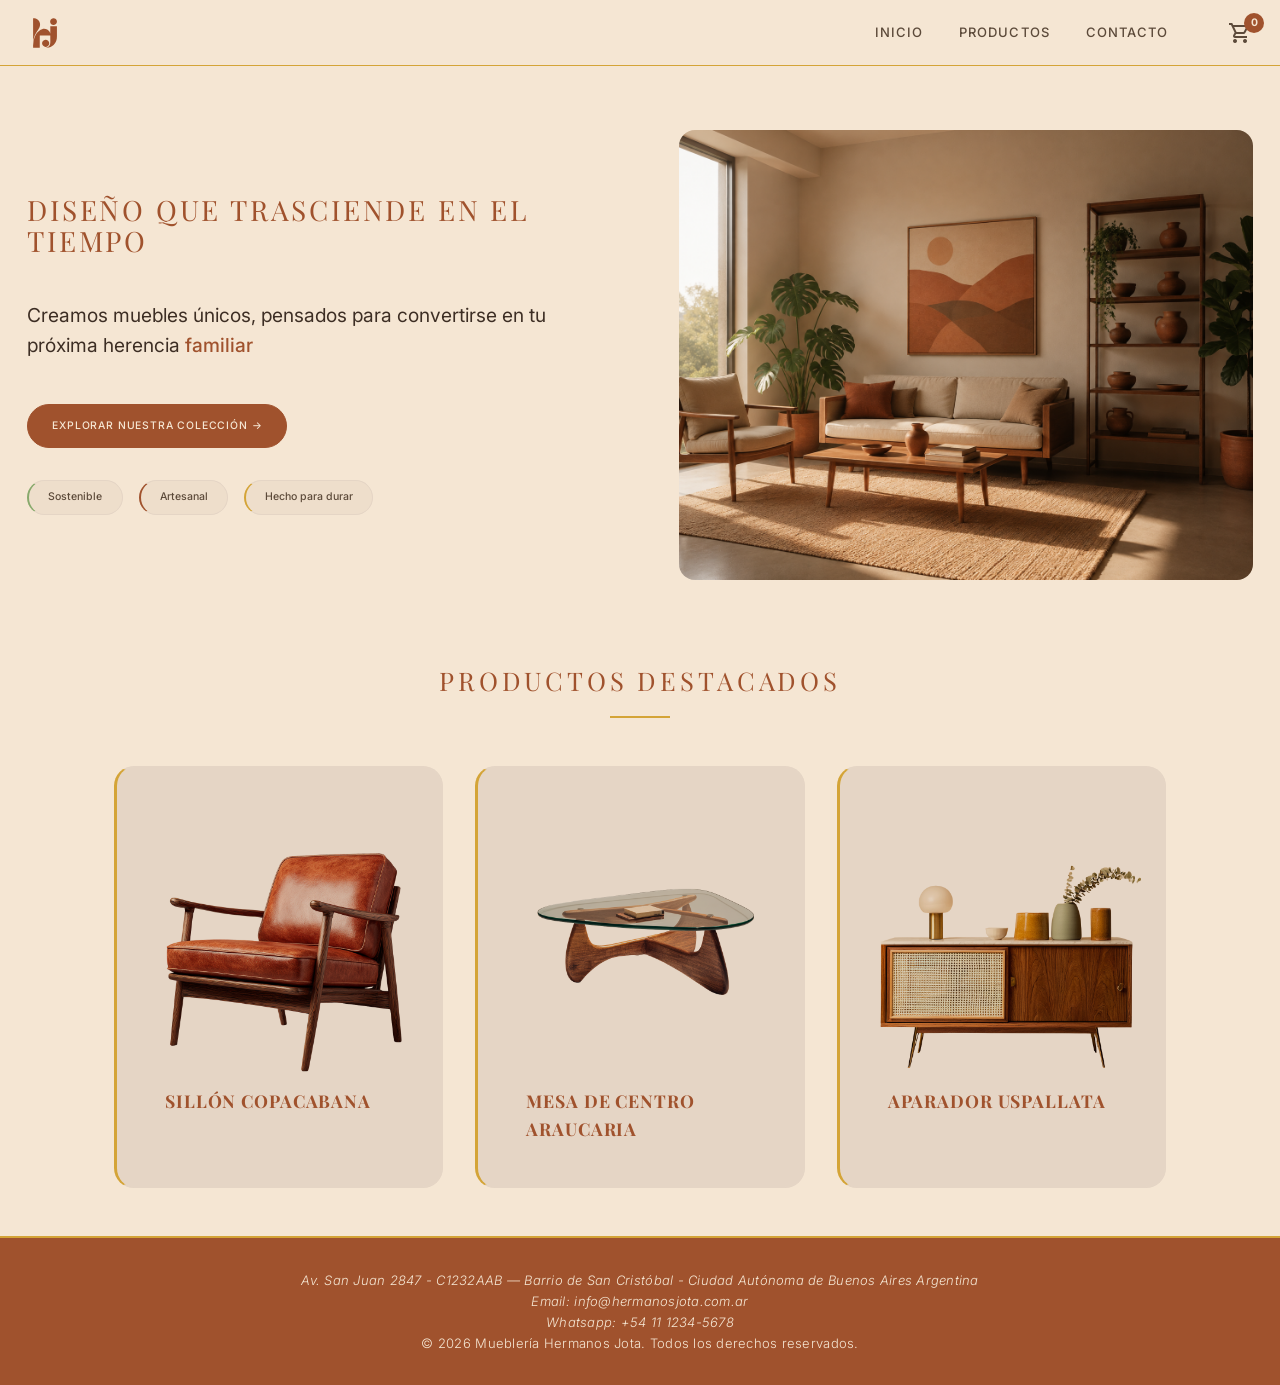
<file: index.html>
<!DOCTYPE html>
<html lang="es">
<head>
  <meta charset="UTF-8">
  <meta name="viewport" content="width=device-width, initial-scale=1.0">
  <meta name="description" content="Mueblería Hermanos Jota — Más de 30 años de tradición en muebles de calidad.">
  <link rel="preconnect" href="https://fonts.googleapis.com">
  <link rel="preconnect" href="https://fonts.gstatic.com" crossorigin>
  <link href="https://fonts.googleapis.com/css2?family=Inter:wght@300;400;500;700&family=Playfair+Display:wght@400;700&display=swap" rel="stylesheet">
  <link rel="stylesheet" href="https://fonts.googleapis.com/css2?family=Material+Symbols+Outlined:opsz,wght,FILL,GRAD@24,400,0,0&icon_names=shopping_cart" />
  <link rel="stylesheet" href="css/style.css">
  <script src="js/index.js" defer></script>
  <script src="js/carrito.js" defer></script>
  <title>Mueblería Hermanos Jota</title>
</head>
<body>
  <header>
    <div class="header-inner">
      <a href="index.html" class="logo-link" aria-label="Hermanos Jota — Inicio">
        <img src="imagenes/logo.svg" alt="logo" class="logo" width="120" height="120">
      </a>
      <nav class="main-nav" aria-label="Navegación principal">
        <ul>
          <li><a href="index.html">Inicio</a></li>
          <li><a href="./vistas/productos.html">Productos</a></li>
          <li><a href="./vistas/contacto.html">Contacto</a></li>
        </ul>
      </nav>
      <button type="button" class="carrito-header" aria-label="Carrito de compras">
        <span class="material-symbols-outlined" aria-hidden="true">shopping_cart</span>
      </button>
    </div>
  </header>

  <main>
    <section class="hero-banner">
      <div class="hero-contenido">
        <h1>Diseño que trasciende en el tiempo</h1>
        <p>Creamos muebles únicos, pensados para convertirse en tu próxima herencia <strong>familiar</strong></p>
        <div class="hero-acciones">
        <a href="./vistas/productos.html" class="btn-primario">Explorar nuestra colección &rarr;</a>
        </div>
        <div class="hero-etiquetas">
          <span class="etiqueta">Sostenible</span>
          <span class="etiqueta">Artesanal</span>
          <span class="etiqueta">Hecho para durar</span>
        </div>
      </div>
      <div class="hero-imagen">
      <img src="imagenes/imagen-hero-banner.png" alt="" class="imagen-hero">
      </div>
    </section>

    <section class="productos" id="productos" aria-labelledby="titulo-productos">
      <h2 id="titulo-productos">Productos destacados</h2>
      <div class="lista-productos">
      </div>
    </section>
  </main>

  <footer>
    <address>
      <p>Av. San Juan 2847 - C1232AAB — Barrio de San Cristóbal -
      Ciudad Autónoma de Buenos Aires Argentina</a></p>
      <p>Email: <a href="mailto:info@hermanosjota.com.ar">info@hermanosjota.com.ar</a></p>
      <p>Whatsapp: <a href="+54 11 4567-8900">+54 11 1234-5678</a></p>
    </address>
    <p>&copy; 2026 Mueblería Hermanos Jota. Todos los derechos reservados.</p>
  </footer>
  
</body>
</html>
</file>
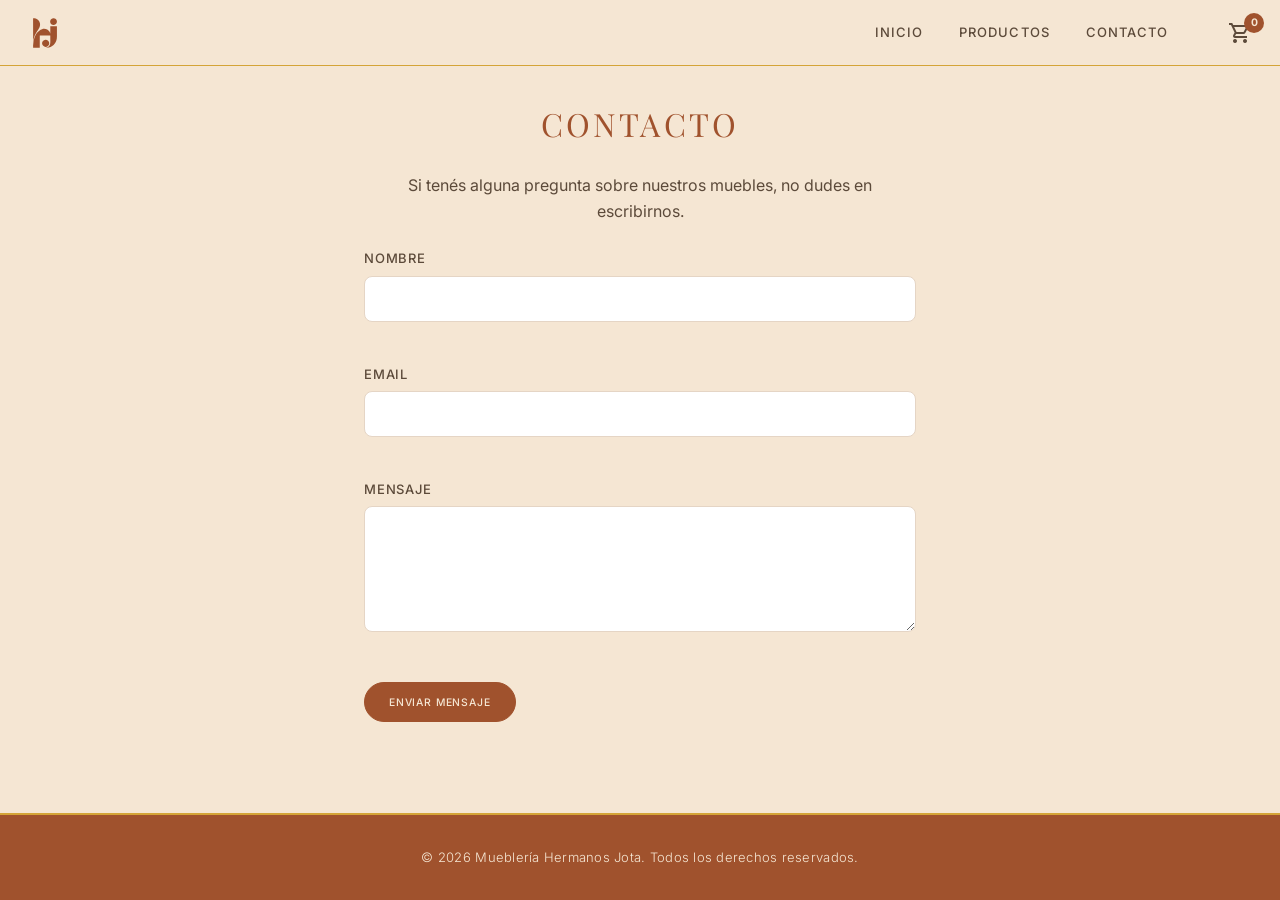
<file: contacto.html>
<!DOCTYPE html>
<html lang="es">
<head>
  <meta charset="UTF-8">
  <meta name="viewport" content="width=device-width, initial-scale=1.0">
  <meta name="description" content="Contactá con Mueblería Hermanos Jota — Estamos para ayudarte con tus consultas.">
  <link rel="preconnect" href="https://fonts.googleapis.com">
  <link rel="preconnect" href="https://fonts.gstatic.com" crossorigin>
  <link href="https://fonts.googleapis.com/css2?family=Inter:wght@300;400;500;700&family=Playfair+Display:wght@400;700&display=swap" rel="stylesheet">
  <link rel="stylesheet" href="https://fonts.googleapis.com/css2?family=Material+Symbols+Outlined:opsz,wght,FILL,GRAD@24,400,0,0&icon_names=shopping_cart" />
  <link rel="stylesheet" href="css/style.css">
  <link rel="stylesheet" href="css/contacto.css">
  <script src="js/carrito.js" defer></script>
  <script src="js/contacto.js" defer></script>
  <title>Contacto — Mueblería Hermanos Jota</title>
</head>
<body class="pagina-contacto">
  <header>
    <div class="header-inner">
      <a href="index.html" class="logo-link" aria-label="Hermanos Jota — Inicio">
        <img src="imagenes/logo.svg" alt="logo" class="logo" width="120" height="120">
      </a>
      <nav class="main-nav" aria-label="Navegación principal">
        <ul>
          <li><a href="index.html">Inicio</a></li>
          <li><a href="catalogo/productos.html">Productos</a></li>
          <li><a href="contacto.html">Contacto</a></li>
        </ul>
      </nav>
      <button type="button" class="carrito-header" aria-label="Carrito de compras">
        <span class="material-symbols-outlined" aria-hidden="true">shopping_cart</span>
      </button>
    </div>
  </header>

  <main>
    <section class="contacto" aria-labelledby="titulo-contacto">
      <h1 id="titulo-contacto">Contacto</h1>
      <p class="contacto-intro">Si tenés alguna pregunta sobre nuestros muebles, no dudes en escribirnos.</p>

      <div id="mensaje-exito" class="mensaje-exito" role="alert" tabindex="-1" hidden>
        ¡Gracias por contactarnos! Te responderemos a la brevedad.
      </div>

      <form id="formulario-contacto" class="formulario-contacto" novalidate>
        <div class="campo-formulario">
          <label for="nombre">Nombre</label>
          <input type="text" id="nombre" name="nombre" autocomplete="name" required>
          <span id="error-nombre" class="error-campo" role="alert"></span>
        </div>

        <div class="campo-formulario">
          <label for="email">Email</label>
          <input type="email" id="email" name="email" autocomplete="email" required>
          <span id="error-email" class="error-campo" role="alert"></span>
        </div>

        <div class="campo-formulario">
          <label for="mensaje">Mensaje</label>
          <textarea id="mensaje" name="mensaje" rows="5" required></textarea>
          <span id="error-mensaje" class="error-campo" role="alert"></span>
        </div>

        <button type="submit" class="btn-primario">Enviar mensaje</button>
      </form>
    </section>
  </main>

  <footer>
    <p>&copy; 2026 Mueblería Hermanos Jota. Todos los derechos reservados.</p>
  </footer>

</body>
</html>
</file>
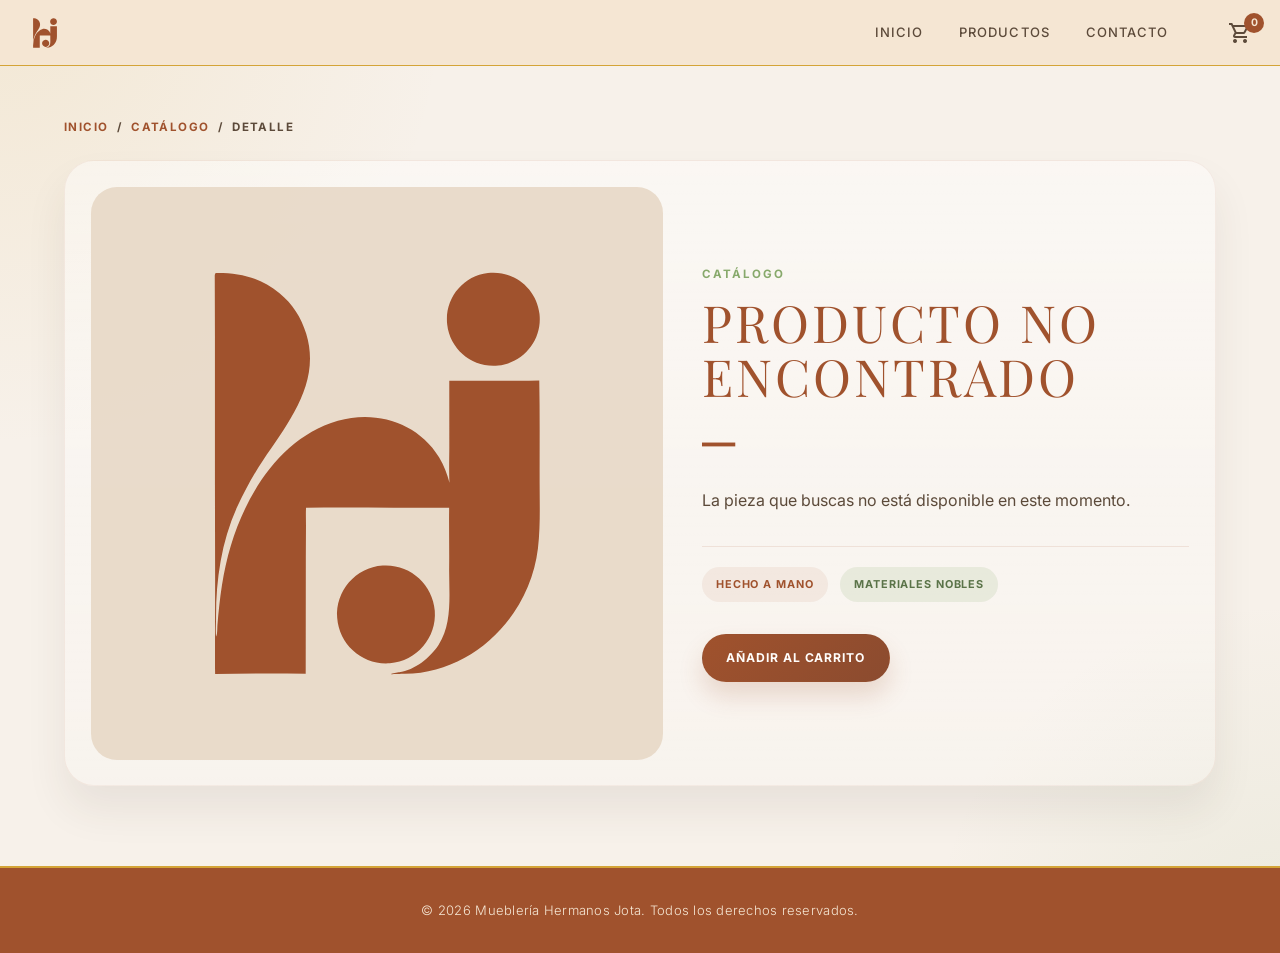
<file: catalogo/producto.html>
<!doctype html>
<html lang="es">
  <head>
    <meta charset="UTF-8" />
    <meta name="viewport" content="width=device-width, initial-scale=1.0" />
    <meta name="description" content="Detalle del producto de Hermanos Jota." />
    <link rel="preconnect" href="https://fonts.googleapis.com" />
    <link rel="preconnect" href="https://fonts.gstatic.com" crossorigin />
    <link
      href="https://fonts.googleapis.com/css2?family=Inter:wght@300;400;500;600;700&family=Playfair+Display:wght@400;500;600;700&display=swap"
      rel="stylesheet"
    />
    <link
      rel="stylesheet"
      href="https://fonts.googleapis.com/css2?family=Material+Symbols+Outlined:opsz,wght,FILL,GRAD@24,400,0,0&icon_names=shopping_cart"
    />
    <link rel="stylesheet" href="../css/style.css" />
    <link rel="stylesheet" href="../css/catalogo.css" />
    <script src="productos.js" defer></script>
    <script src="../js/carrito.js" defer></script>
    <title>Detalle del producto | Hermanos Jota</title>
  </head>
  <body>
    <header>
      <div class="header-inner">
        <a
          href="../index.html"
          class="logo-link"
          aria-label="Hermanos Jota — Inicio"
        >
          <img
            src="../imagenes/logo.svg"
            alt="Logotipo de Hermanos Jota"
            class="logo"
            width="120"
            height="120"
          />
        </a>

        <nav class="main-nav" aria-label="Navegación principal">
          <ul>
            <li><a href="../index.html">Inicio</a></li>
            <li><a href="productos.html">Productos</a></li>
            <li><a href="../contacto.html">Contacto</a></li>
          </ul>
        </nav>

        <button
          type="button"
          class="carrito-header"
          aria-label="Carrito de compras"
        >
          <span class="material-symbols-outlined" aria-hidden="true"
            >shopping_cart</span
          >
        </button>
      </div>
    </header>

    <main class="product-detail-page">
      <nav class="detail-breadcrumb" aria-label="Breadcrumb">
        <a href="../index.html">Inicio</a>
        <span>/</span>
        <a href="productos.html">Catálogo</a>
        <span>/</span>
        <span>Detalle</span>
      </nav>

      <article class="detail-card" aria-live="polite">
        <div class="detail-image-wrap">
          <img id="detail-image" src="" alt="" />
        </div>

        <div class="detail-content">
          <p id="detail-category" class="detail-category"></p>
          <h1 id="detail-name"></h1>
          <p id="detail-price" class="detail-price"></p>
          <p id="detail-description" class="detail-description"></p>

          <div id="detail-specs" class="detail-specs-list"></div>

          <div class="detail-badges">
            <span class="product-badge">Hecho a mano</span>
            <span class="product-badge badge-sage">Materiales nobles</span>
          </div>

          <div class="detail-actions">
            <button type="button" class="btn-primary">Añadir al carrito</button>
          </div>
        </div>
      </article>
    </main>
    <footer>
      <p>&copy; 2026 Mueblería Hermanos Jota. Todos los derechos reservados.</p>
    </footer>
  </body>
</html>
</file>
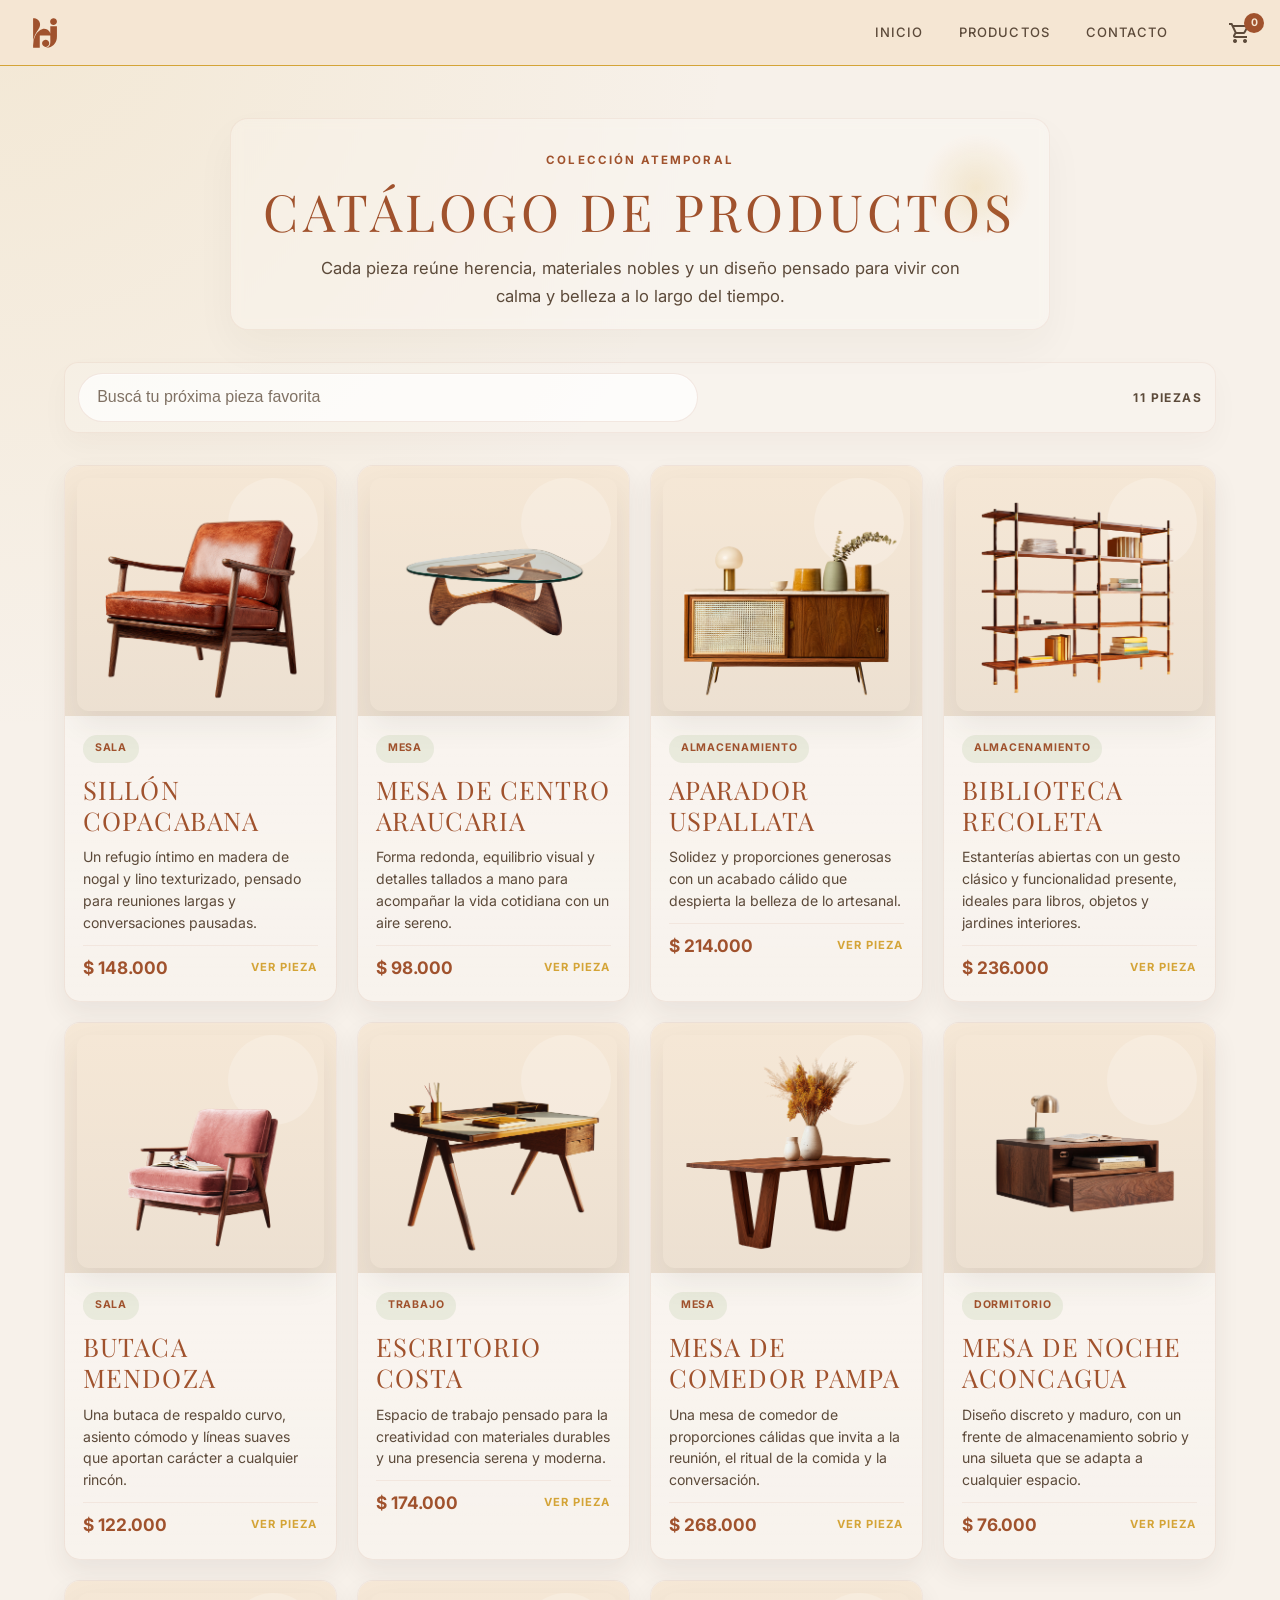
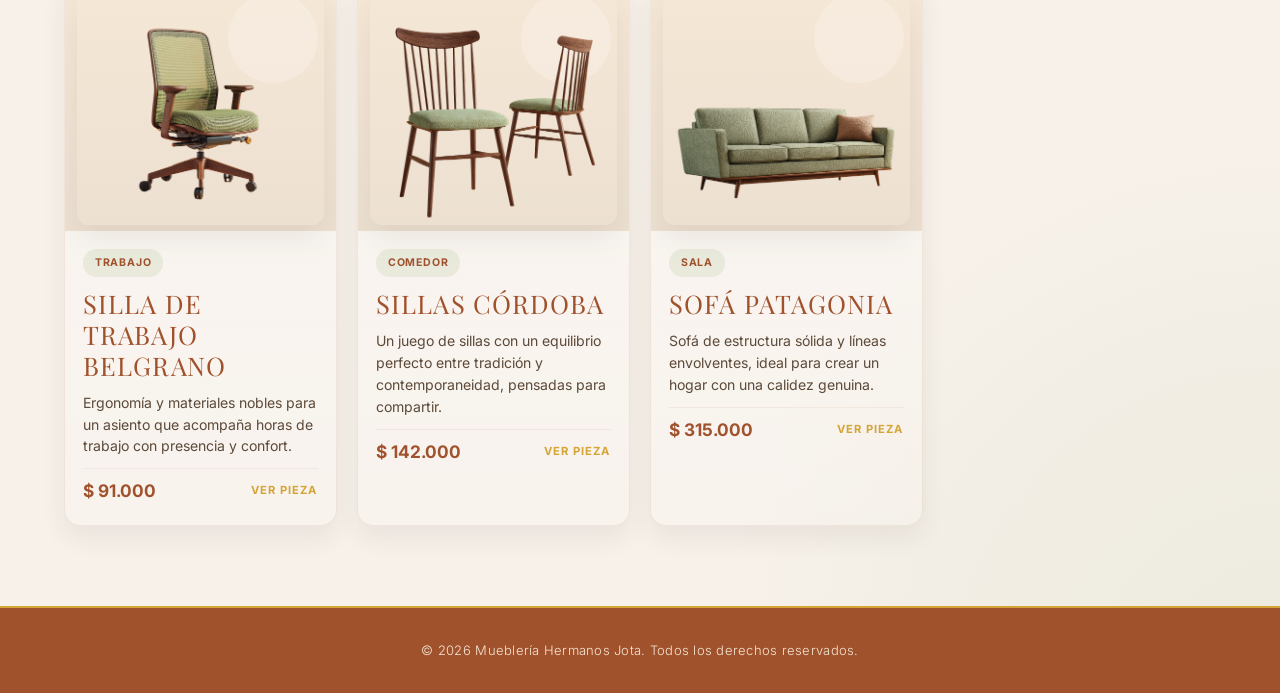
<file: catalogo/productos.html>
<!doctype html>
<html lang="es">
  <head>
    <meta charset="UTF-8" />
    <meta name="viewport" content="width=device-width, initial-scale=1.0" />
    <meta
      name="description"
      content="Catálogo de muebles artesanales de Hermanos Jota."
    />
    <link rel="preconnect" href="https://fonts.googleapis.com" />
    <link rel="preconnect" href="https://fonts.gstatic.com" crossorigin />
    <link
      href="https://fonts.googleapis.com/css2?family=Inter:wght@300;400;500;600;700&family=Playfair+Display:wght@400;500;600;700&display=swap"
      rel="stylesheet"
    />
    <link
      rel="stylesheet"
      href="https://fonts.googleapis.com/css2?family=Material+Symbols+Outlined:opsz,wght,FILL,GRAD@24,400,0,0&icon_names=shopping_cart"
    />
    <link rel="stylesheet" href="../css/style.css" />
    <link rel="stylesheet" href="../css/catalogo.css" />
    <script src="productos.js" defer></script>
    <script src="../js/carrito.js" defer></script>
    <title>Catálogo de Productos | Hermanos Jota</title>
  </head>
  <body>
    <header>
      <div class="header-inner">
        <a
          href="../index.html"
          class="logo-link"
          aria-label="Hermanos Jota — Inicio"
        >
          <img
            src="../imagenes/logo.svg"
            alt="Logotipo de Hermanos Jota"
            class="logo"
            width="120"
            height="120"
          />
        </a>

        <nav class="main-nav" aria-label="Navegación principal">
          <ul>
            <li><a href="../index.html">Inicio</a></li>
            <li><a href="productos.html" aria-current="page">Productos</a></li>
            <li><a href="../contacto.html">Contacto</a></li>
          </ul>
        </nav>

        <button type="button" class="carrito-header" aria-label="Carrito de compras">
          <span class="material-symbols-outlined" aria-hidden="true">shopping_cart</span>
        </button>
      </div>
    </header>

    <main class="catalogo-page">
      <section class="catalogo-hero" aria-labelledby="catalogo-titulo">
        <p class="eyebrow">Colección atemporal</p>
        <h1 id="catalogo-titulo">Catálogo de Productos</h1>
        <p>
          Cada pieza reúne herencia, materiales nobles y un diseño pensado para
          vivir con calma y belleza a lo largo del tiempo.
        </p>
      </section>

      <section class="catalogo-toolbar" aria-label="Búsqueda de productos">
        <label class="search-field" for="busqueda-productos">
          <span class="sr-only">Buscar muebles</span>
          <input
            id="busqueda-productos"
            type="search"
            class="catalogo-search"
            placeholder="Buscá tu próxima pieza favorita"
            aria-label="Buscar por nombre o categoría"
          />
        </label>
        <p class="catalogo-results" aria-live="polite">
          <span data-product-count>0</span> piezas
        </p>
      </section>

      <p class="catalogo-loading" role="status" aria-live="polite">
        Cargando productos...
      </p>
      <section class="catalogo-grid" aria-live="polite"></section>

      <div class="catalogo-empty" hidden>
        No encontramos piezas con esa búsqueda. Probá con otra palabra o una
        categoría distinta.
      </div>
    </main>
    <footer>
    <p>&copy; 2026 Mueblería Hermanos Jota. Todos los derechos reservados.</p>
    </footer>
  </body>
</html>
</file>
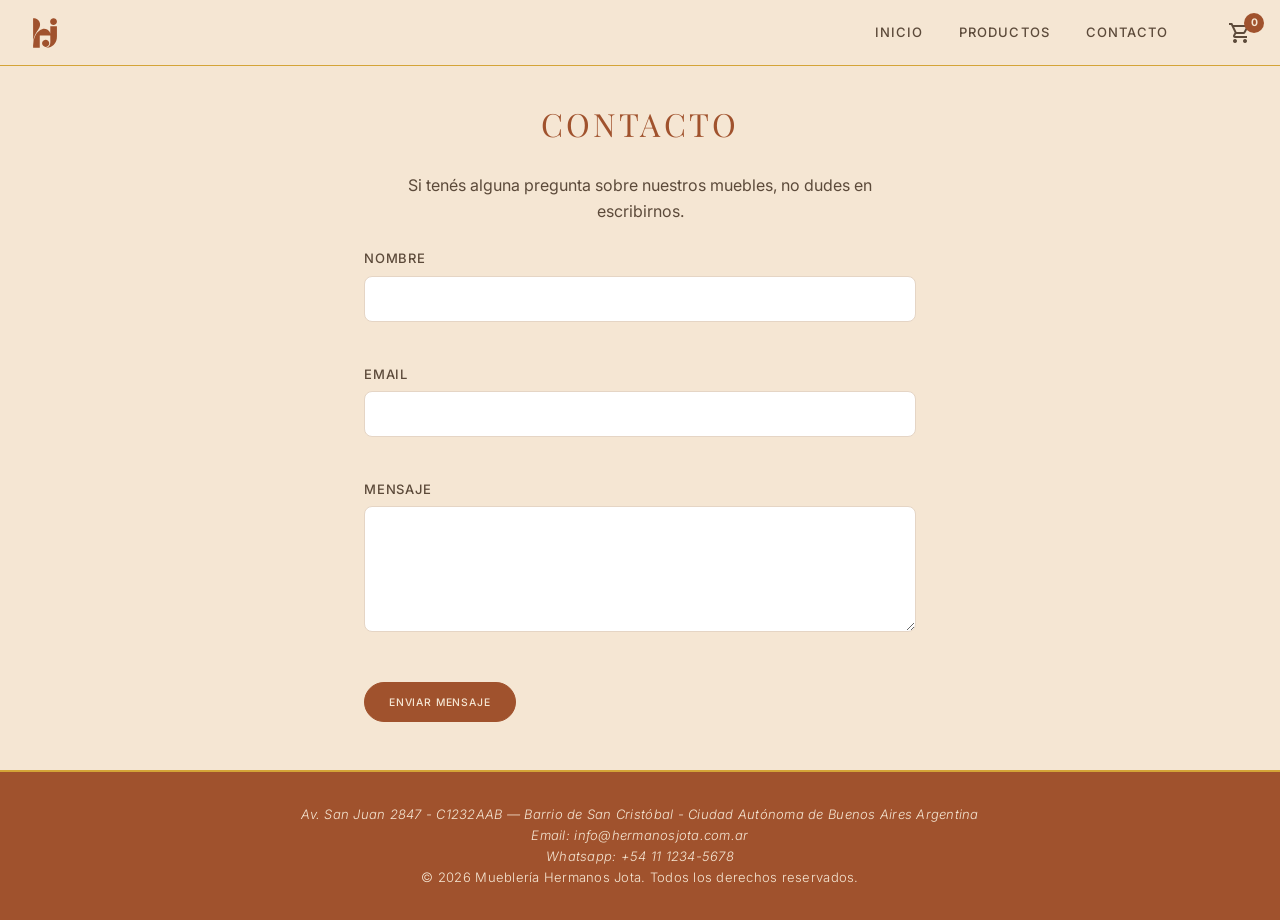
<file: vistas/contacto.html>
<!DOCTYPE html>
<html lang="es">
<head>
  <meta charset="UTF-8">
  <meta name="viewport" content="width=device-width, initial-scale=1.0">
  <meta name="description" content="Contactá con Mueblería Hermanos Jota — Estamos para ayudarte con tus consultas.">
  <link rel="preconnect" href="https://fonts.googleapis.com">
  <link rel="preconnect" href="https://fonts.gstatic.com" crossorigin>
  <link href="https://fonts.googleapis.com/css2?family=Inter:wght@300;400;500;700&family=Playfair+Display:wght@400;700&display=swap" rel="stylesheet">
  <link rel="stylesheet" href="https://fonts.googleapis.com/css2?family=Material+Symbols+Outlined:opsz,wght,FILL,GRAD@24,400,0,0&icon_names=shopping_cart" />
  <link rel="stylesheet" href="../css/style.css">
  <link rel="stylesheet" href="../css/contacto.css">
  <script src="../js/carrito.js" defer></script>
  <script src="../js/contacto.js" defer></script>
  <title>Contacto — Mueblería Hermanos Jota</title>
</head>
<body class="pagina-contacto">
  <header>
    <div class="header-inner">
      <a href="../index.html" class="logo-link" aria-label="Hermanos Jota — Inicio">
        <img src="../imagenes/logo.svg" alt="logo" class="logo" width="120" height="120">
      </a>
      <nav class="main-nav" aria-label="Navegación principal">
        <ul>
          <li><a href="../index.html">Inicio</a></li>
          <li><a href="productos.html">Productos</a></li>
          <li><a href="contacto.html">Contacto</a></li>
        </ul>
      </nav>
      <button type="button" class="carrito-header" aria-label="Carrito de compras">
        <span class="material-symbols-outlined" aria-hidden="true">shopping_cart</span>
      </button>
    </div>
  </header>

  <main>
    <section class="contacto" aria-labelledby="titulo-contacto">
      <h1 id="titulo-contacto">Contacto</h1>
      <p class="contacto-intro">Si tenés alguna pregunta sobre nuestros muebles, no dudes en escribirnos.</p>

      <div id="mensaje-exito" class="mensaje-exito" role="alert" tabindex="-1" hidden>
        ¡Gracias por contactarnos! Te responderemos a la brevedad.
      </div>

      <form id="formulario-contacto" class="formulario-contacto" novalidate>
        <div class="campo-formulario">
          <label for="nombre">Nombre</label>
          <input type="text" id="nombre" name="nombre" autocomplete="name" required>
          <span id="error-nombre" class="error-campo" role="alert"></span>
        </div>

        <div class="campo-formulario">
          <label for="email">Email</label>
          <input type="email" id="email" name="email" autocomplete="email" required>
          <span id="error-email" class="error-campo" role="alert"></span>
        </div>

        <div class="campo-formulario">
          <label for="mensaje">Mensaje</label>
          <textarea id="mensaje" name="mensaje" rows="5" required></textarea>
          <span id="error-mensaje" class="error-campo" role="alert"></span>
        </div>

        <button type="submit" class="btn-primario">Enviar mensaje</button>
      </form>
    </section>
  </main>

   <footer>
    <address>
      <p>Av. San Juan 2847 - C1232AAB — Barrio de San Cristóbal -
      Ciudad Autónoma de Buenos Aires Argentina</a></p>
      <p>Email: <a href="mailto:info@hermanosjota.com.ar">info@hermanosjota.com.ar</a></p>
      <p>Whatsapp: <a href="+54 11 4567-8900">+54 11 1234-5678</a></p>
    </address>
    <p>&copy; 2026 Mueblería Hermanos Jota. Todos los derechos reservados.</p>
  </footer>

</body>
</html>
</file>
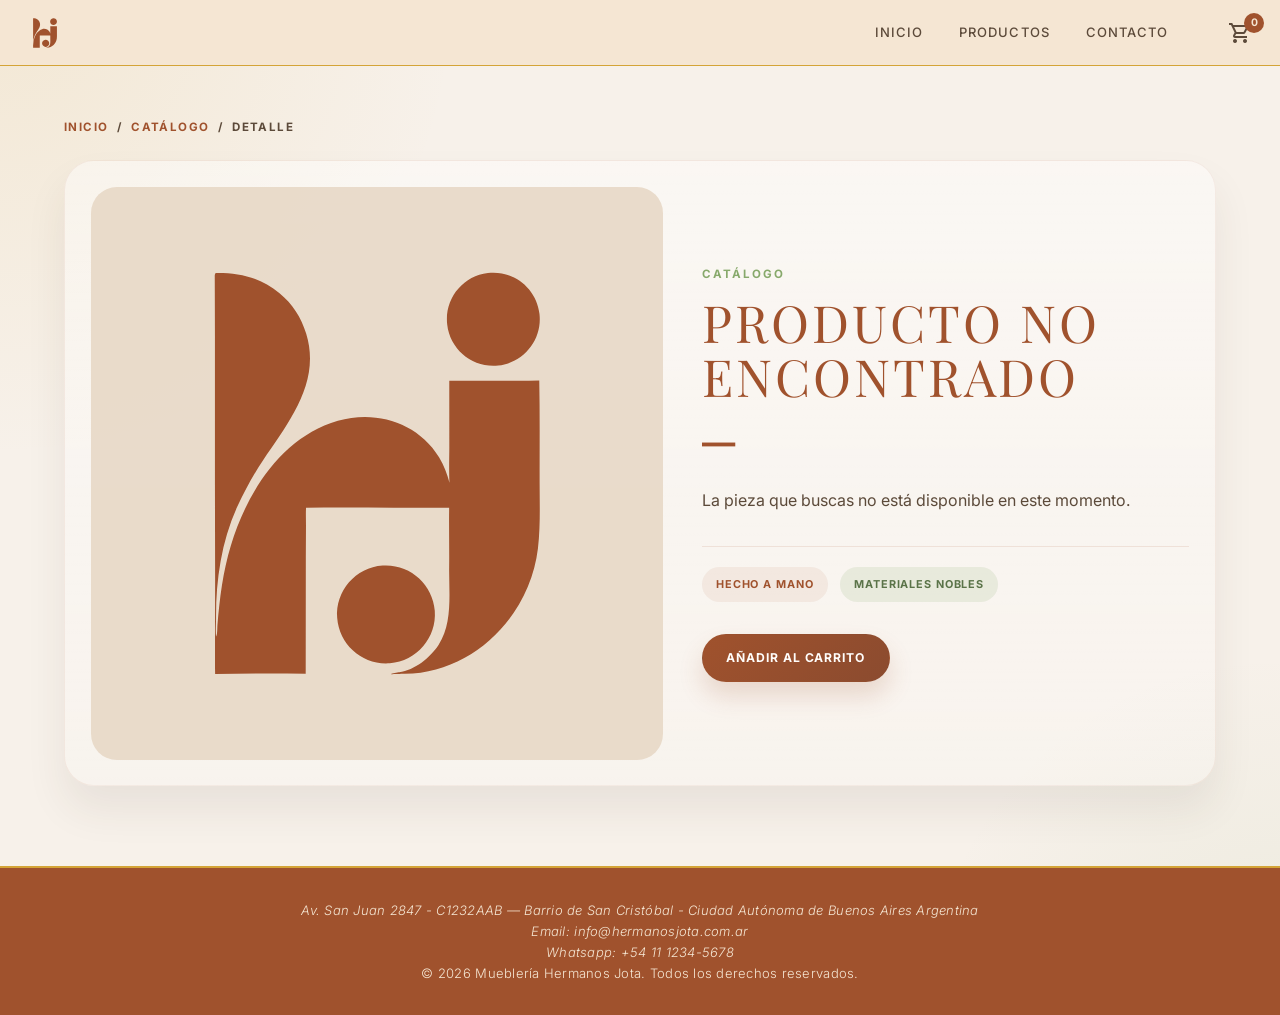
<file: vistas/producto.html>
<!doctype html>
<html lang="es">
  <head>
    <meta charset="UTF-8" />
    <meta name="viewport" content="width=device-width, initial-scale=1.0" />
    <meta name="description" content="Detalle del producto de Hermanos Jota." />
    <link rel="preconnect" href="https://fonts.googleapis.com" />
    <link rel="preconnect" href="https://fonts.gstatic.com" crossorigin />
    <link
      href="https://fonts.googleapis.com/css2?family=Inter:wght@300;400;500;600;700&family=Playfair+Display:wght@400;500;600;700&display=swap"
      rel="stylesheet"
    />
    <link
      rel="stylesheet"
      href="https://fonts.googleapis.com/css2?family=Material+Symbols+Outlined:opsz,wght,FILL,GRAD@24,400,0,0&icon_names=shopping_cart"
    />
    <link rel="stylesheet" href="../css/style.css" />
    <link rel="stylesheet" href="../css/catalogo.css" />
    <script src="../js/productos.js" defer></script>
    <script src="../js/carrito.js" defer></script>
    <title>Detalle del producto | Hermanos Jota</title>
  </head>
  <body>
    <header>
      <div class="header-inner">
        <a
          href="../index.html"
          class="logo-link"
          aria-label="Hermanos Jota — Inicio"
        >
          <img
            src="../imagenes/logo.svg"
            alt="Logotipo de Hermanos Jota"
            class="logo"
            width="120"
            height="120"
          />
        </a>

        <nav class="main-nav" aria-label="Navegación principal">
          <ul>
            <li><a href="../index.html">Inicio</a></li>
            <li><a href="productos.html">Productos</a></li>
            <li><a href="contacto.html">Contacto</a></li>
          </ul>
        </nav>

        <button
          type="button"
          class="carrito-header"
          aria-label="Carrito de compras"
        >
          <span class="material-symbols-outlined" aria-hidden="true"
            >shopping_cart</span
          >
        </button>
      </div>
    </header>

    <main class="product-detail-page">
      <nav class="detail-breadcrumb" aria-label="Breadcrumb">
        <a href="../index.html">Inicio</a>
        <span>/</span>
        <a href="productos.html">Catálogo</a>
        <span>/</span>
        <span>Detalle</span>
      </nav>

      <article class="detail-card" aria-live="polite">
        <div class="detail-image-wrap">
          <img id="detail-image" src="" alt="" />
        </div>

        <div class="detail-content">
          <p id="detail-category" class="detail-category"></p>
          <h1 id="detail-name"></h1>
          <p id="detail-price" class="detail-price"></p>
          <p id="detail-description" class="detail-description"></p>

          <div id="detail-specs" class="detail-specs-list"></div>

          <div class="detail-badges">
            <span class="product-badge">Hecho a mano</span>
            <span class="product-badge badge-sage">Materiales nobles</span>
          </div>

          <div class="detail-actions">
            <button type="button" class="btn-primary">Añadir al carrito</button>
          </div>
        </div>
      </article>
    </main>
     <footer>
    <address>
      <p>Av. San Juan 2847 - C1232AAB — Barrio de San Cristóbal -
      Ciudad Autónoma de Buenos Aires Argentina</a></p>
      <p>Email: <a href="mailto:info@hermanosjota.com.ar">info@hermanosjota.com.ar</a></p>
      <p>Whatsapp: <a href="+54 11 4567-8900">+54 11 1234-5678</a></p>
    </address>
    <p>&copy; 2026 Mueblería Hermanos Jota. Todos los derechos reservados.</p>
  </footer>
  </body>
</html>
</file>
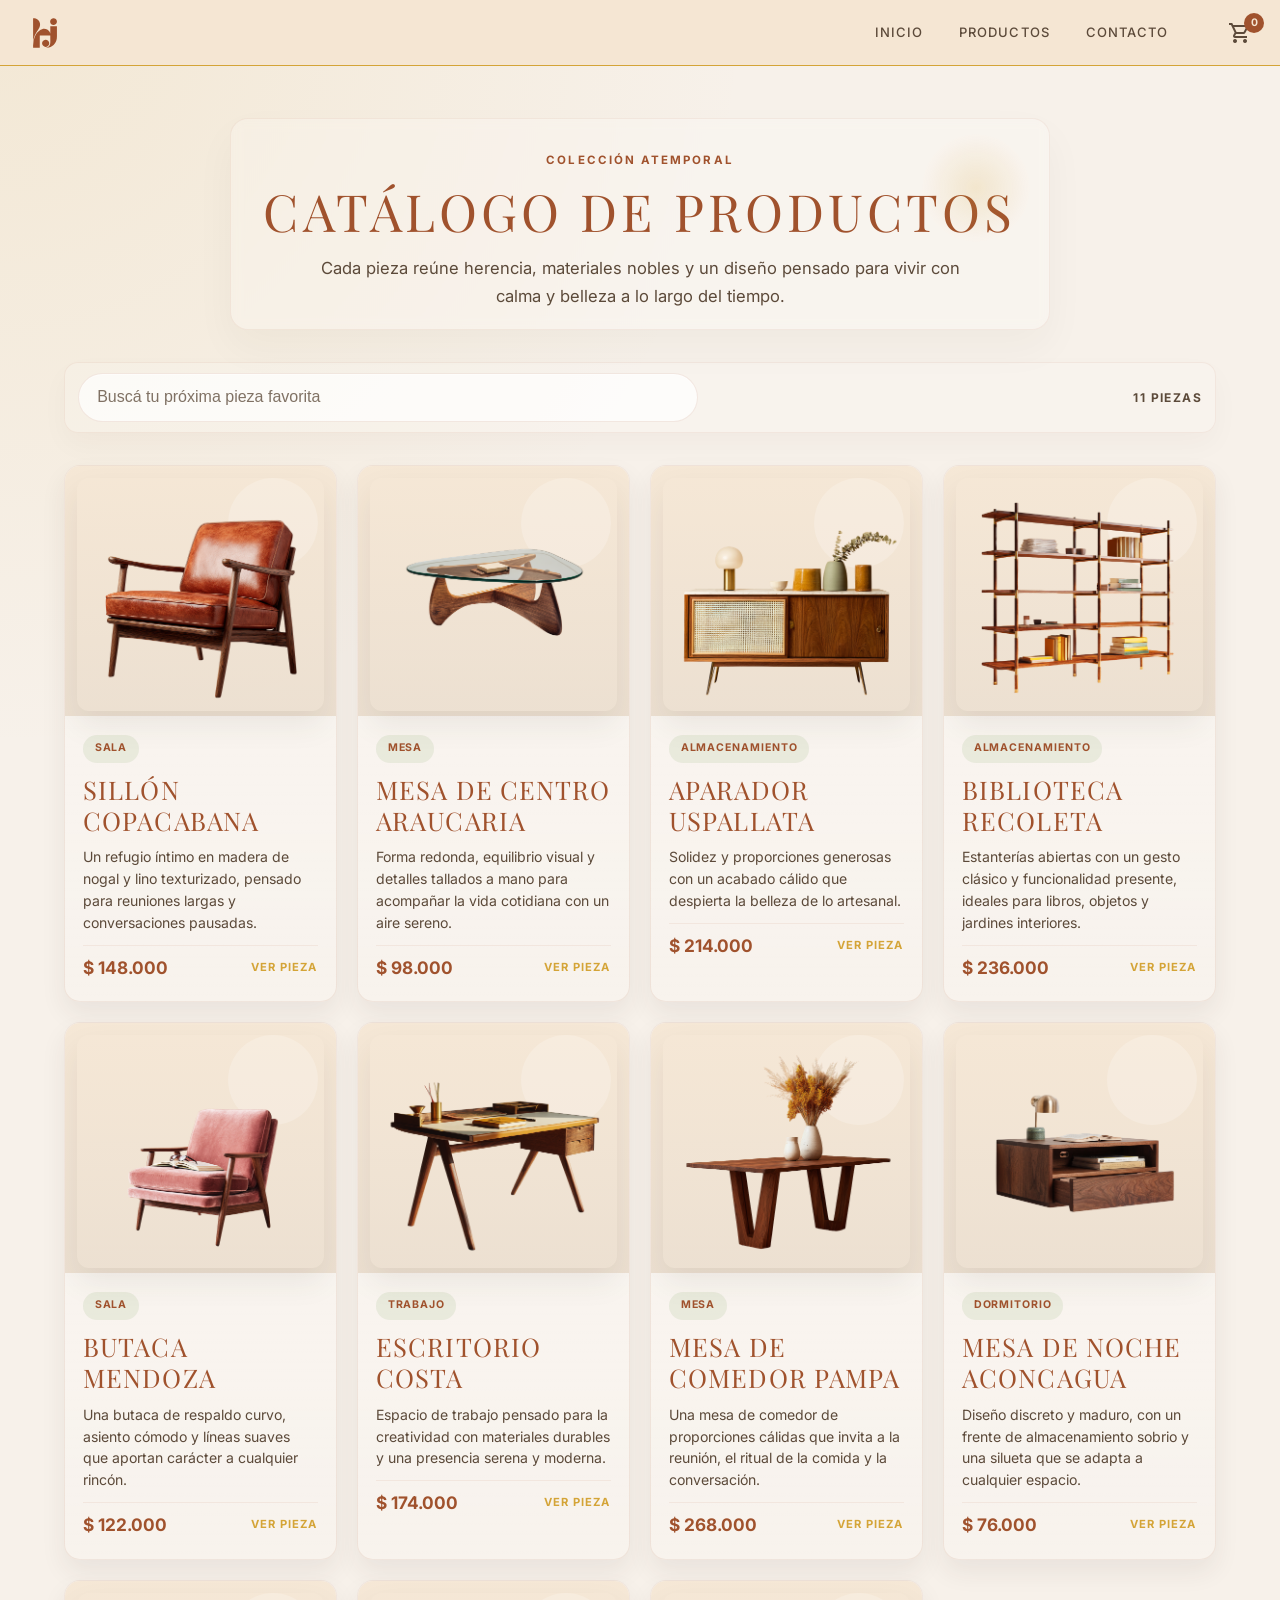
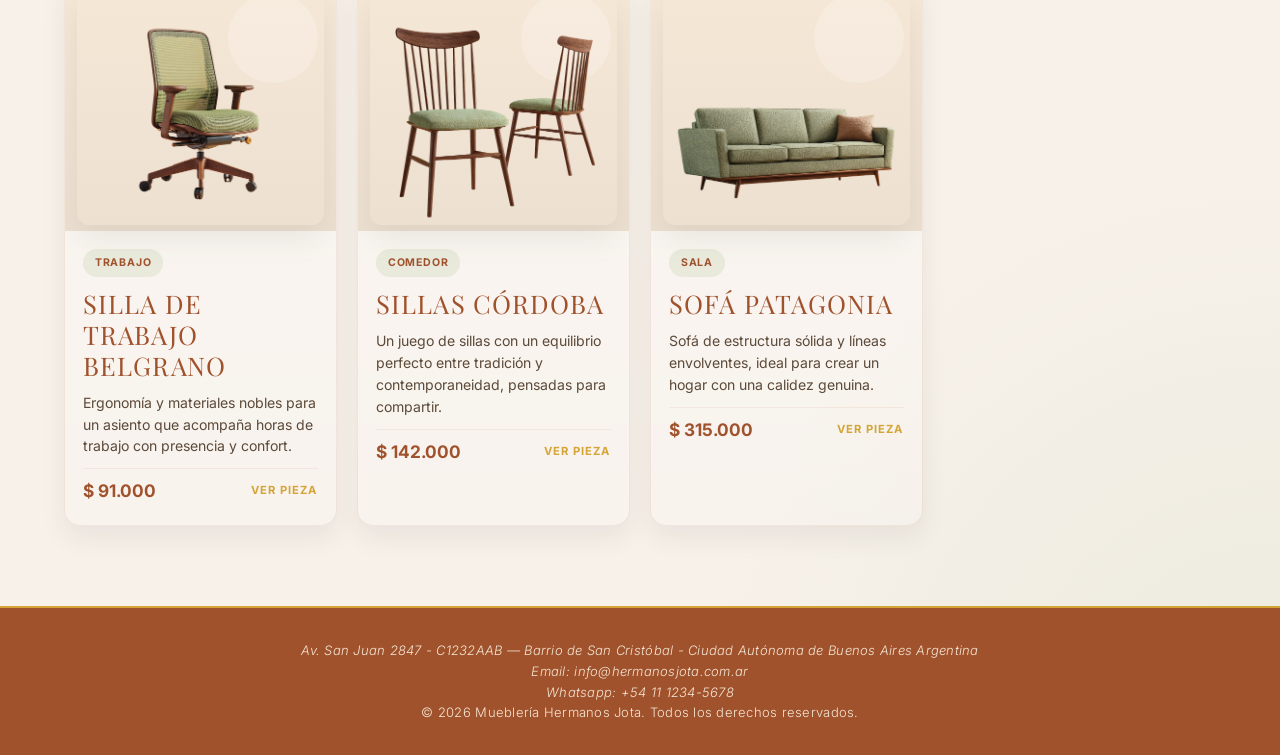
<file: vistas/productos.html>
<!doctype html>
<html lang="es">
  <head>
    <meta charset="UTF-8" />
    <meta name="viewport" content="width=device-width, initial-scale=1.0" />
    <meta
      name="description"
      content="Catálogo de muebles artesanales de Hermanos Jota."
    />
    <link rel="preconnect" href="https://fonts.googleapis.com" />
    <link rel="preconnect" href="https://fonts.gstatic.com" crossorigin />
    <link
      href="https://fonts.googleapis.com/css2?family=Inter:wght@300;400;500;600;700&family=Playfair+Display:wght@400;500;600;700&display=swap"
      rel="stylesheet"
    />
    <link
      rel="stylesheet"
      href="https://fonts.googleapis.com/css2?family=Material+Symbols+Outlined:opsz,wght,FILL,GRAD@24,400,0,0&icon_names=shopping_cart"
    />
    <link rel="stylesheet" href="../css/style.css" />
    <link rel="stylesheet" href="../css/catalogo.css" />
    <script src="../js/productos.js" defer></script>
    <script src="../js/carrito.js" defer></script>
    <title>Catálogo de Productos | Hermanos Jota</title>
  </head>
  <body>
    <header>
      <div class="header-inner">
        <a
          href="../index.html"
          class="logo-link"
          aria-label="Hermanos Jota — Inicio"
        >
          <img
            src="../imagenes/logo.svg"
            alt="Logotipo de Hermanos Jota"
            class="logo"
            width="120"
            height="120"
          />
        </a>

        <nav class="main-nav" aria-label="Navegación principal">
          <ul>
            <li><a href="../index.html">Inicio</a></li>
            <li><a href="productos.html" aria-current="page">Productos</a></li>
            <li><a href="contacto.html">Contacto</a></li>
          </ul>
        </nav>

        <button type="button" class="carrito-header" aria-label="Carrito de compras">
          <span class="material-symbols-outlined" aria-hidden="true">shopping_cart</span>
        </button>
      </div>
    </header>

    <main class="catalogo-page">
      <section class="catalogo-hero" aria-labelledby="catalogo-titulo">
        <p class="eyebrow">Colección atemporal</p>
        <h1 id="catalogo-titulo">Catálogo de Productos</h1>
        <p>
          Cada pieza reúne herencia, materiales nobles y un diseño pensado para
          vivir con calma y belleza a lo largo del tiempo.
        </p>
      </section>

      <section class="catalogo-toolbar" aria-label="Búsqueda de productos">
        <label class="search-field" for="busqueda-productos">
          <span class="sr-only">Buscar muebles</span>
          <input
            id="busqueda-productos"
            type="search"
            class="catalogo-search"
            placeholder="Buscá tu próxima pieza favorita"
            aria-label="Buscar por nombre o categoría"
          />
        </label>
        <p class="catalogo-results" aria-live="polite">
          <span data-product-count>0</span> piezas
        </p>
      </section>

      <p class="catalogo-loading" role="status" aria-live="polite">
        Cargando productos...
      </p>
      <section class="catalogo-grid" aria-live="polite"></section>

      <div class="catalogo-empty" hidden>
        No encontramos piezas con esa búsqueda. Probá con otra palabra o una
        categoría distinta.
      </div>
    </main>
     <footer>
    <address>
      <p>Av. San Juan 2847 - C1232AAB — Barrio de San Cristóbal -
      Ciudad Autónoma de Buenos Aires Argentina</a></p>
      <p>Email: <a href="mailto:info@hermanosjota.com.ar">info@hermanosjota.com.ar</a></p>
      <p>Whatsapp: <a href="+54 11 4567-8900">+54 11 1234-5678</a></p>
    </address>
    <p>&copy; 2026 Mueblería Hermanos Jota. Todos los derechos reservados.</p>
  </footer>
  </body>
</html>
</file>
<file: css/style.css>
:root {
  --siena: #A0522D;
  --salvia: #87A96B;
  --alabastro: #F5E6D3;
  --oro: #D4A437;
  --rosa: #C47A6D;
  --text: #3D2E24;
  --text-soft: #5C4A3A;
  --linea: rgba(160, 82, 45, 0.12);
  --shadow: rgba(61, 46, 36, 0.08);
  --panel: rgba(255, 255, 255, 0.38);
  --panel-strong: rgba(255, 255, 255, 0.62);
  --superficie-tarjeta: #E5D5C5;
  --fondo-etiqueta: rgba(92, 74, 58, 0.05);
  --fondo-carrito: rgba(255, 250, 244, 0.82);
  --sombra-carrito: rgba(61, 46, 36, 0.2);
  --fondo-imagen-carrito: #eadbc9;
  --fondo-control: rgba(255, 255, 255, 0.42);
  --fondo-control-hover: rgba(212, 164, 55, 0.16);
  --borde-carrito: rgba(160, 82, 45, 0.18);
  --borde-panel: rgba(160, 82, 45, 0.14);
  --borde-control: rgba(160, 82, 45, 0.24);
  --transparente: transparent;
  --blanco: #fff;
}

*,
*::before,
*::after {
  box-sizing: border-box;
}

body {
  font-family: "Inter", system-ui, -apple-system, sans-serif;
  font-size: 1.2rem;
  font-weight: 400;
  line-height: 1.6;
  color: var(--text);
  margin: 0;
  background-color: var(--alabastro);
}

h1,
h2,
h3 {
  font-family: "Playfair Display", Georgia, "Times New Roman", serif;
  font-weight: 400;
  letter-spacing: 0.1em;
  text-transform: uppercase;
  color: var(--siena);
}

a {
  color: inherit;
  text-decoration: none;
}

header {
  background-color: var(--alabastro);
  border-bottom: 1px solid var(--oro);
  position: sticky;
  top: 0;
  z-index: 10;
}

.header-inner {
  display: grid;
  grid-template-columns: 1fr auto;
  align-items: center;
  position: relative;
  max-width: 100%;
  gap: 0.5rem;
  padding: 0.75rem 1rem;
  min-height: 65px;
}

.logo {
  display: block;
  width: 48px;
  height: auto;
}

.logo-link {
  display: flex;
  align-items: center;
  gap: 10px;
  text-decoration: none;
  grid-column: 1 / -1;
  grid-row: 1;
  justify-content: center;
  padding: 0.5rem 0;
}

.logo-wordmark {
  font-family: "Playfair Display", Georgia, "Times New Roman", serif;
  font-size: 1.15rem;
  font-weight: 400;
  letter-spacing: 0.1em;
  text-transform: uppercase;
  color: var(--siena);
  line-height: 1.2;
  white-space: nowrap;
}

.main-nav {
  grid-column: 1;
  grid-row: 2;
  margin: 0;
}

.main-nav ul {
  display: flex;
  align-items: center;
  justify-content: center;
  flex-wrap: wrap;
  gap: 0;
  list-style: none;
  margin: 0;
  padding: 0;
}

.main-nav a {
  display: block;
  font-family: "Inter", system-ui, -apple-system, sans-serif;
  font-size: 0.75rem;
  font-weight: 500;
  letter-spacing: 0.08em;
  text-transform: uppercase;
  color: var(--text-soft);
  padding: 0.5rem 0.75rem;
  border-radius: 2px;
  position: relative;
}

.main-nav a::after {
  content: "";
  position: absolute;
  bottom: 0.35rem;
  left: 1rem;
  right: 1rem;
  height: 1px;
  background-color: var(--oro);
  transform: scaleX(0);
}

.main-nav a:hover,
.main-nav a:focus-visible {
  color: var(--siena);
}

.main-nav a:hover::after,
.main-nav a:focus-visible::after {
  transform: scaleX(1);
}

.main-nav a:focus-visible {
  outline: 2px solid var(--oro);
  outline-offset: 2px;
}

.hero-banner {
  display: grid;
  grid-template-columns: 1fr;
  align-items: center;
  align-items: stretch;
  max-width: 1400px;
  margin: 0 auto;
  padding: 2rem 0;
  gap: 1.5rem;
}

.hero-banner strong {
  font-weight: 500;
  color: var(--siena);
}

.hero-contenido {
  display: flex;
  flex-direction: column;
  justify-content: center;
  gap: 1.5rem;
  padding: 0 1.7rem;
  align-items: center;
}

.hero-contenido h1 {
  margin: 0;
  font-size: 1.75rem;
  text-align: center;
  line-height: 1.1;
}

.hero-contenido p {
  font-size: 1.2rem;
  text-align: center;
}

.hero-acciones {
  display: flex;
  gap: 1rem;
  align-items: center;
  flex-wrap: wrap;
  justify-content: center;
}

.btn-primario {
  font-family: "Inter", system-ui, sans-serif;
  font-weight: 500;
  text-transform: uppercase;
  letter-spacing: 0.08em;
  padding: 0.8rem 1.5rem;
  border-radius: 30px;
  font-size: 0.65rem;
  cursor: pointer;
  transition: all 0.3s ease;
  background-color: var(--siena);
  color: var(--alabastro);
  border: 1px solid var(--siena);
}

.hero-etiquetas {
  display: flex;
  gap: 1rem;
  flex-wrap: wrap;
  margin-top: 0.5rem;
  justify-content: center;
}

.etiqueta {
  background-color: var(--fondo-etiqueta);
  border: 1px solid var(--superficie-tarjeta);
  padding: 0.5rem 1.2rem;
  border-radius: 20px;
  font-size: 0.66rem;
  font-weight: 500;
  color: var(--text-soft);
}

.hero-etiquetas .etiqueta:nth-child(1) {
  border-left: 2px solid var(--salvia);
}

.hero-etiquetas .etiqueta:nth-child(2) {
  border-left: 2px solid var(--siena);
}

.hero-etiquetas .etiqueta:nth-child(3) {
  border-left: 2px solid var(--oro);
}

.hero-imagen {
  width: 100%;
  height: auto;
  min-height: 0;
  display: flex;
  padding: 0 1rem;
}

.imagen-hero {
  width: 100%;
  height: auto;
  aspect-ratio: 4 / 3;
  object-fit: cover;
  border-radius: 16px;
}

.productos {
  max-width: 1100px;
  margin: 0 auto;
  padding: 1rem 1.5rem 3rem;
}

#titulo-productos {
  text-align: center;
  margin: 0 0 3rem 0;
  font-family: "Playfair Display", Georgia, "Times New Roman", serif;
  color: var(--siena);
  font-weight: 400;
  font-size: 1.6rem;
  letter-spacing: 0.15em;
  display: flex;
  flex-direction: column;
  align-items: center;
  gap: 15px;
}

#titulo-productos::after {
  content: "";
  display: block;
  width: 60px;
  height: 2px;
  background-color: var(--oro);
}

.lista-productos {
  display: grid;
  grid-template-columns: repeat(auto-fit, minmax(300px, 1fr));
  gap: 2rem;
}

.tarjeta-mueble {
  background-color: var(--superficie-tarjeta);
  border: 1px solid var(--superficie-tarjeta);
  border-left: 3px solid var(--oro);
  padding: 1.25rem 1.5rem;
  border-radius: 20px;
  overflow: hidden;
  display: flex;
  flex-direction: column;
}

.tarjeta-mueble h3 {
  font-family: "Playfair Display", Georgia, serif;
  font-weight: 700;
  font-size: 1.1rem;
  color: var(--siena);
  letter-spacing: 0.05em;
  margin: 0;
  text-align: left;
  padding: 0 1.5rem 1.5rem 1.5rem;
}

.contenedor-imagen {
  height: 300px;
  width: 100%;
  overflow: hidden;
  display: flex;
  align-items: center;
  justify-content: center;
  padding: 1rem 0.5rem 0 1rem;
}

.contenedor-imagen img {
  max-width: 100%;
  max-height: 100%;
  object-fit: cover;
  mix-blend-mode: multiply;
  transform: scale(1.2);
  transition: transform 0.4s ease;
}

.tarjeta-mueble:hover .contenedor-imagen img {
  transform: scale(1.3);
}

footer {
  background-color: var(--siena);
  color: var(--alabastro);
  border-top: 2px solid var(--oro);
  text-align: center;
  padding: 2rem 1.5rem;
  font-size: 0.8125rem;
  font-weight: 300;
  letter-spacing: 0.02em;
}

footer p {
  margin: 0;
}

.carrito-header {
  display: flex;
  align-items: center;
  position: relative;
  margin-left: 0.75rem;
  grid-column: 2;
  grid-row: 2;
  padding: 0.25rem;
  gap: 0;
  font-size: 2rem;
  background: none;
  border: none;
  cursor: pointer;
  color: var(--text-soft);
}

.carrito-header:hover,
.carrito-header:focus-visible {
  color: var(--siena);
}

.carrito-header:focus-visible {
  outline: 2px solid var(--oro);
  outline-offset: 2px;
  border-radius: 2px;
}

.carrito-contador {
  position: absolute;
  top: -4px;
  right: -8px;
  min-width: 1.25rem;
  height: 1.25rem;
  padding: 0 0.3rem;
  background-color: var(--siena);
  color: var(--alabastro);
  font-family: "Inter", system-ui, sans-serif;
  font-size: 0.65rem;
  font-weight: 700;
  line-height: 1.25rem;
  text-align: center;
  border-radius: 999px;
}

.carrito-panel {
  position: fixed;
  z-index: 20;
  top: 8.8rem;
  right: 1rem;
  width: min(380px, calc(100vw - 2rem));
  max-height: min(580px, calc(100vh - 6rem));
  overflow-y: auto;
  padding: 1.2rem;
  border: 1px solid var(--borde-carrito);
  border-radius: 18px;
  background: var(--fondo-carrito);
  box-shadow: 0 24px 60px var(--sombra-carrito);
  backdrop-filter: blur(18px);
  opacity: 0;
  pointer-events: none;
  transform: translateY(-8px);
  transition: opacity 0.2s ease, transform 0.2s ease;
}

.carrito-panel.is-open {
  opacity: 1;
  pointer-events: auto;
  transform: translateY(0);
}

.carrito-panel-header,
.carrito-resumen,
.carrito-item {
  display: flex;
  align-items: center;
}

.carrito-panel-header {
  justify-content: space-between;
  padding-bottom: 0.8rem;
  border-bottom: 1px solid var(--borde-panel);
}

.carrito-panel-header h2 {
  margin: 0;
  font-size: 1.3rem;
  letter-spacing: 0.05em;
}

.carrito-cerrar,
.carrito-eliminar {
  border: 0;
  background: var(--transparente);
  color: var(--siena);
  cursor: pointer;
}

.carrito-cerrar {
  font-size: 1.7rem;
  line-height: 1;
  padding: 0.15rem 0.35rem;
}

.carrito-items {
  display: grid;
  gap: 0.8rem;
  padding: 1rem 0;
}

.carrito-item {
  gap: 0.7rem;
  min-width: 0;
}

.carrito-item-imagen {
  width: 58px;
  height: 58px;
  flex: 0 0 58px;
  object-fit: cover;
  border-radius: 10px;
  background: var(--fondo-imagen-carrito);
}

.carrito-item-info {
  min-width: 0;
  flex: 1;
}

.carrito-item-info h3,
.carrito-item-info p {
  margin: 0;
}

.carrito-item-info h3 {
  overflow: hidden;
  color: var(--text);
  font-family: "Inter", system-ui, sans-serif;
  font-size: 0.85rem;
  font-weight: 600;
  letter-spacing: 0;
  text-overflow: ellipsis;
  text-transform: none;
  white-space: nowrap;
}

.carrito-item-info p,
.carrito-vacio {
  color: var(--text-soft);
  font-size: 0.78rem;
}

.carrito-cantidad {
  display: inline-flex;
  align-items: center;
  gap: 0.4rem;
  margin-top: 0.35rem;
  color: var(--text);
  font-size: 0.78rem;
  font-weight: 700;
}

.carrito-cantidad-btn {
  display: inline-flex;
  align-items: center;
  justify-content: center;
  width: 1.35rem;
  height: 1.35rem;
  border: 1px solid var(--borde-control);
  border-radius: 50%;
  background: var(--fondo-control);
  color: var(--siena);
  cursor: pointer;
  font-size: 1rem;
  line-height: 1;
}

.carrito-cantidad-btn:hover,
.carrito-cantidad-btn:focus-visible {
  border-color: var(--oro);
  background: var(--fondo-control-hover);
}

.carrito-eliminar {
  flex: 0 0 auto;
  font-size: 1.35rem;
  line-height: 1;
  padding: 0.35rem;
}

.carrito-cerrar:hover,
.carrito-cerrar:focus-visible,
.carrito-eliminar:hover,
.carrito-eliminar:focus-visible {
  color: var(--oro);
}

.carrito-resumen {
  display: grid;
  gap: 0.9rem;
  padding-top: 0.9rem;
  border-top: 1px solid var(--borde-panel);
  color: var(--text-soft);
  font-size: 0.85rem;
}

.carrito-total-linea {
  display: flex;
  align-items: center;
  justify-content: space-between;
}

.carrito-total {
  color: var(--siena);
  font-size: 1.05rem;
}

.carrito-vacio {
  margin: 0.5rem 0;
  text-align: center;
}

.carrito-finalizar {
  width: 100%;
  padding: 0.75rem 1rem;
  border: 1px solid var(--siena);
  border-radius: 999px;
  background: var(--siena);
  color: var(--alabastro);
  cursor: pointer;
  font: 600 0.7rem "Inter", system-ui, sans-serif;
  letter-spacing: 0.1em;
  text-transform: uppercase;
  transition: background 0.2s ease, color 0.2s ease;
}

.carrito-finalizar:hover,
.carrito-finalizar:focus-visible {
  background: var(--transparente);
  color: var(--siena);
}

@media (min-width: 768px) {
  h1,
  h2,
  h3 {
    font-size: revert;
  }

  .header-inner {
    display: flex;
    gap: 0;
    padding: 0.20rem 1.5rem;
  }

  .logo-link {
    grid-column: auto;
    grid-row: auto;
    justify-content: flex-start;
    padding: 0;
  }

  .logo {
    width: 42px;
  }

  .logo-wordmark {
    font-size: 1.35rem;
  }

  .main-nav {
    margin-left: auto;
    margin-right: 1.5rem;
  }

  .main-nav ul {
    flex-wrap: nowrap;
    gap: 0.25rem;
  }

  .carrito-header {
    margin-left: 1rem;
    grid-column: auto;
    grid-row: auto;
  }

  .carrito-panel {
    top: 4.7rem;
    right: 1.5rem;
  }

  .main-nav a {
    font-size: 0.8125rem;
    padding: 0.625rem 1rem;
  }

  .hero-banner {
    grid-template-columns: 1.2fr 1.2fr;
    padding: 4rem 0;
  }

  .hero-contenido,
  .hero-imagen {
    width: 100%;
  }

  .hero-contenido {
    align-items: stretch;
  }

  .hero-contenido h1,
  .hero-contenido p {
    text-align: left;
  }

  .hero-acciones,
  .hero-etiquetas {
    justify-content: flex-start;
  }

  .hero-imagen {
    height: 100%;
    min-height: 450px;
    padding: 0 1.7rem;
  }

  .imagen-hero {
    height: 100%;
  }

}

h1 {
  font-size: 1.5rem;
}

h2 {
  font-size: 1.25rem;
}

h3 {
  font-size: 1.1rem;
}
</file>
<file: css/contacto.css>
/* Página de contacto — layout y formulario */

.pagina-contacto {
  display: flex;
  flex-direction: column;
  min-height: 100vh;
}

.pagina-contacto main {
  flex: 1;
  display: flex;
  flex-direction: column;
}

.contacto {
  display: flex;
  flex-direction: column;
  max-width: 600px;
  margin: 0 auto;
  padding: 2rem 1.5rem 3rem;
  gap: 1.5rem;
}

.contacto h1 {
  margin: 0;
  font-size: 1.5rem;
  text-align: center;
}

.contacto-intro {
  margin: 0;
  text-align: center;
  color: #5C4A3A;
  font-size: 1rem;
}

.formulario-contacto {
  display: flex;
  flex-direction: column;
  gap: 1.25rem;
}

.campo-formulario {
  display: flex;
  flex-direction: column;
  gap: 0.4rem;
}

.campo-formulario label {
  font-size: 0.8125rem;
  font-weight: 500;
  letter-spacing: 0.06em;
  text-transform: uppercase;
  color: #5C4A3A;
}

.campo-formulario input,
.campo-formulario textarea {
  font-family: "Inter", system-ui, sans-serif;
  font-size: 1rem;
  padding: 0.75rem 1rem;
  border: 1px solid #E5D5C5;
  border-radius: 8px;
  background-color: #fff;
  color: #3D2E24;
  transition: border-color 0.2s ease;
}

.campo-formulario input:focus,
.campo-formulario textarea:focus {
  outline: none;
  border-color: #D4A437;
  box-shadow: 0 0 0 2px rgba(212, 164, 55, 0.25);
}

.campo-formulario input.campo-invalido,
.campo-formulario textarea.campo-invalido {
  border-color: #C47A6D;
}

.campo-formulario textarea {
  resize: vertical;
  min-height: 120px;
}

.error-campo {
  font-size: 0.8125rem;
  color: #C47A6D;
  min-height: 1.2em;
}

.mensaje-exito {
  padding: 1rem 1.25rem;
  background-color: rgba(135, 169, 107, 0.15);
  border: 1px solid #87A96B;
  border-left: 3px solid #87A96B;
  border-radius: 8px;
  color: #3D2E24;
  font-size: 0.9375rem;
  text-align: center;
}

.formulario-contacto .btn-primario {
  align-self: stretch;
  text-align: center;
  margin-top: 0.5rem;
}

.formulario-contacto .btn-primario:disabled {
  opacity: 0.6;
  cursor: not-allowed;
}

@media (min-width: 768px) {
  .contacto h1 {
    font-size: 2rem;
  }

  .formulario-contacto .btn-primario {
    align-self: flex-start;
    text-align: left;
  }
}
</file>
<file: css/catalogo.css>
:root {
    --siena: #A0522D;
    --salvia: #87A96B;
    --alabastro: #F5E6D3;
    --oro: #D4A437;
    --rosa: #C47A6D;
    --text: #3D2E24;
    --text-soft: #5C4A3A;
    --linea: rgba(160, 82, 45, 0.12);
    --shadow: rgba(61, 46, 36, 0.08);
    --panel: rgba(255, 255, 255, 0.38);
    --panel-strong: rgba(255, 255, 255, 0.62);
}

body {
    background:
        radial-gradient(circle at top left, rgba(212, 164, 55, 0.12), transparent 28%),
        radial-gradient(circle at bottom right, rgba(135, 169, 107, 0.10), transparent 22%),
        #f7f1ea;
}

.sr-only {
    position: absolute;
    width: 1px;
    height: 1px;
    padding: 0;
    margin: -1px;
    overflow: hidden;
    clip: rect(0, 0, 0, 0);
    white-space: nowrap;
    border: 0;
}

.catalogo-page,
.product-detail-page {
    max-width: 1200px;
    margin: 0 auto;
    padding: 3.25rem 1rem 5rem;
}

.catalogo-hero {
    position: relative;
    text-align: center;
    max-width: 820px;
    margin: 0 auto 2rem;
    padding: 1.4rem 1rem 1rem;
    border: 1px solid rgba(160, 82, 45, 0.08);
    border-radius: 18px;
    background: rgba(255, 255, 255, 0.22);
    box-shadow: 0 18px 40px rgba(61, 46, 36, 0.04);
    backdrop-filter: blur(6px);
}

.catalogo-hero::before {
    content: "";
    position: absolute;
    inset: 14px 18px auto auto;
    width: 110px;
    height: 110px;
    border-radius: 50%;
    background: radial-gradient(circle, rgba(212, 164, 55, 0.18), transparent 70%);
    pointer-events: none;
}

.eyebrow {
    margin: 0 0 1rem;
    color: var(--siena);
    font-size: 0.72rem;
    font-weight: 700;
    letter-spacing: 0.18em;
    text-transform: uppercase;
}

.catalogo-hero h1 {
    margin: 0 0 1rem;
    font-size: clamp(2.5rem, 4vw, 4.3rem);
    line-height: 1.02;
    letter-spacing: 0.08em;
}

.catalogo-hero p:last-child {
    margin: 0 auto;
    max-width: 640px;
    font-size: 1.04rem;
    color: var(--text-soft);
    line-height: 1.7;
}

.catalogo-toolbar {
    display: flex;
    align-items: stretch;
    justify-content: space-between;
    gap: 1rem;
    flex-wrap: wrap;
    margin-bottom: 2rem;
    padding: 0.8rem;
    border: 1px solid rgba(160, 82, 45, 0.08);
    border-radius: 14px;
    background: rgba(255, 255, 255, 0.18);
    box-shadow: 0 12px 28px rgba(61, 46, 36, 0.03);
}

.search-field {
    flex: 1 1 360px;
    max-width: 620px;
}

.catalogo-search {
    width: 100%;
    border: 1px solid rgba(160, 82, 45, 0.12);
    background: rgba(255, 255, 255, 0.7);
    border-radius: 999px;
    padding: 0.9rem 1.15rem;
    font-size: 1rem;
    color: var(--text);
    box-shadow: inset 0 1px 0 rgba(255, 255, 255, 0.4);
    transition: all 0.25s ease;
}

.catalogo-search::placeholder {
    color: rgba(92, 74, 58, 0.78);
}

.catalogo-search:focus {
    outline: none;
    border-color: rgba(212, 164, 55, 0.8);
    box-shadow: 0 0 0 4px rgba(212, 164, 55, 0.12);
    background: rgba(255, 255, 255, 0.9);
}

.catalogo-results {
    margin: 0;
    color: var(--text-soft);
    font-size: 0.75rem;
    letter-spacing: 0.12em;
    text-transform: uppercase;
    font-weight: 700;
}

.catalogo-grid {
    display: grid;
    grid-template-columns: repeat(auto-fit, minmax(220px, 1fr));
    gap: 1.25rem;
}

.product-card {
    position: relative;
    background: linear-gradient(180deg, rgba(255, 255, 255, 0.38), rgba(255, 255, 255, 0.16));
    border: 1px solid rgba(160, 82, 45, 0.1);
    border-radius: 16px;
    overflow: hidden;
    box-shadow: 0 12px 26px rgba(61, 46, 36, 0.07);
    transition: transform 0.28s ease, box-shadow 0.28s ease, border-color 0.28s ease;
}

.product-card:hover,
.product-card:focus-within {
    border-color: rgba(212, 164, 55, 0.35);
    box-shadow: 0 24px 42px rgba(61, 46, 36, 0.12);
}

.product-card-link {
    display: block;
    height: 100%;
    color: inherit;
    text-decoration: none;
}

.product-image-wrap {
    position: relative;
    height: 250px;
    background: linear-gradient(180deg, rgba(245, 230, 211, 0.9), rgba(232, 217, 199, 0.75));
    padding: 0.75rem 0.75rem 0.35rem;
}

.product-image-wrap::after {
    content: "";
    position: absolute;
    inset: 12px 18px auto auto;
    width: 90px;
    height: 90px;
    background: rgba(255, 255, 255, 0.2);
    border-radius: 50%;
}

.product-image-wrap img {
    position: relative;
    z-index: 1;
    width: 100%;
    height: 100%;
    object-fit: cover;
    border-radius: 12px;
    box-shadow: 0 14px 30px rgba(61, 46, 36, 0.08);
}

.product-card-body {
    display: flex;
    flex-direction: column;
    gap: 0.7rem;
    padding: 1.15rem 1.15rem 1.25rem;
}

.product-tag {
    display: inline-flex;
    align-self: flex-start;
    padding: 0.35rem 0.7rem;
    border-radius: 999px;
    background: rgba(135, 169, 107, 0.14);
    color: var(--siena);
    font-size: 0.66rem;
    font-weight: 700;
    letter-spacing: 0.09em;
    text-transform: uppercase;
}

.product-card h2 {
    margin: 0;
    color: var(--siena);
    font-size: clamp(1.35rem, 2vw, 1.75rem);
    letter-spacing: 0.04em;
    line-height: 1.2;
}

.product-card p {
    margin: 0;
    color: var(--text-soft);
    font-size: 0.88rem;
    line-height: 1.55;
}

.product-specs,
.detail-specs-list {
    margin: 0.5rem 0;
    border-top: 1px solid var(--linea);
    padding-top: 0.75rem;
    display: flex;
    flex-direction: column;
    gap: 0.45rem;
}

.product-spec-row {
    display: flex;
    justify-content: space-between;
    align-items: center;
    font-size: 0.82rem;
    line-height: 1.3;
}

.spec-label {
    color: var(--text-soft);
    font-weight: 600;
}

.spec-value {
    color: var(--text);
    font-weight: 400;
    text-align: right;
    max-width: 65%;
}

.product-meta {
    margin-top: auto;
    display: flex;
    align-items: center;
    justify-content: space-between;
    gap: 0.75rem;
    padding-top: 0.5rem;
    border-top: 1px solid rgba(160, 82, 45, 0.08);
}

.product-price {
    color: var(--siena);
    font-size: 1.08rem;
    font-weight: 700;
}

.product-cta {
    font-size: 0.7rem;
    font-weight: 700;
    letter-spacing: 0.1em;
    text-transform: uppercase;
    color: var(--oro);
    transition: color 0.2s ease;
}

.product-card:hover .product-cta,
.product-card:focus-within .product-cta {
    color: var(--siena);
}

.catalogo-empty {
    margin-top: 2rem;
    padding: 1.6rem 1.2rem;
    border: 1px dashed rgba(160, 82, 45, 0.32);
    border-radius: 18px;
    text-align: center;
    color: var(--text-soft);
    background: rgba(255, 255, 255, 0.18);
    font-weight: 500;
}

.catalogo-loading {
    margin: 2rem 0;
    text-align: center;
    color: var(--text-soft);
    font-weight: 500;
}

.detail-breadcrumb {
    display: flex;
    align-items: center;
    gap: 0.55rem;
    margin-bottom: 1.5rem;
    color: var(--text-soft);
    font-size: 0.72rem;
    font-weight: 700;
    letter-spacing: 0.12em;
    text-transform: uppercase;
}

.detail-breadcrumb a {
    color: var(--siena);
    text-decoration: none;
}

.detail-card {
    display: grid;
    grid-template-columns: 1fr;
    gap: clamp(1.5rem, 3vw, 3rem);
    background: linear-gradient(180deg, rgba(255, 255, 255, 0.45), rgba(255, 255, 255, 0.2));
    border: 1px solid rgba(160, 82, 45, 0.08);
    border-radius: 30px;
    box-shadow: 0 24px 40px rgba(61, 46, 36, 0.08);
    padding: clamp(1.2rem, 2vw, 2rem);
}

.detail-image-wrap {
    position: relative;
    border-radius: 26px;
    overflow: hidden;
    background: rgba(232, 217, 199, 0.9);
    min-height: 420px;
}

#detail-image {
    display: block;
    width: 100%;
    height: 100%;
    min-height: 420px;
    object-fit: cover;
}

.detail-content {
    display: flex;
    flex-direction: column;
    justify-content: center;
    padding: 0.5rem 0;
}

#detail-category {
    margin: 0 0 0.8rem;
    color: var(--salvia);
    font-size: 0.72rem;
    font-weight: 700;
    letter-spacing: 0.18em;
    text-transform: uppercase;
}

#detail-name {
    margin: 0 0 0.8rem;
    font-size: clamp(2.2rem, 4vw, 3.3rem);
    line-height: 1.05;
    letter-spacing: 0.06em;
}

#detail-price {
    margin: 0 0 1rem;
    color: var(--siena);
    font-size: clamp(1.7rem, 2.6vw, 2.2rem);
    font-weight: 700;
}

#detail-description {
    margin: 0 0 1.5rem;
    color: var(--text-soft);
    font-size: 1rem;
    line-height: 1.75;
}

.detail-badges {
    display: flex;
    flex-wrap: wrap;
    gap: 0.75rem;
    margin-bottom: 2rem;
}

.product-badge {
    display: inline-flex;
    align-items: center;
    padding: 0.55rem 0.9rem;
    border-radius: 999px;
    background: rgba(160, 82, 45, 0.08);
    color: var(--siena);
    font-size: 0.68rem;
    font-weight: 700;
    letter-spacing: 0.08em;
    text-transform: uppercase;
}

.badge-sage {
    background: rgba(135, 169, 107, 0.15);
    color: #5a7348;
}

.detail-actions {
    display: flex;
    flex-wrap: wrap;
    gap: 1rem;
    flex-direction: column;
}

.btn-primary,
.btn-secondary {
    display: inline-flex;
    align-items: center;
    justify-content: center;
    min-height: 48px;
    padding: 0.85rem 1.45rem;
    border-radius: 999px;
    border: 1px solid transparent;
    font-family: "Inter", sans-serif;
    font-size: 0.76rem;
    font-weight: 700;
    letter-spacing: 0.08em;
    text-transform: uppercase;
    cursor: pointer;
    transition: transform 0.2s ease, box-shadow 0.2s ease, border-color 0.2s ease;
    width: 100%;
}

.btn-primary {
    background: linear-gradient(135deg, var(--siena), #8b4b2f);
    color: #fffdfb;
    box-shadow: 0 14px 24px rgba(160, 82, 45, 0.18);
}

.btn-secondary {
    background: transparent;
    border-color: rgba(160, 82, 45, 0.24);
    color: var(--siena);
}

.btn-primary:hover,
.btn-primary:focus-visible,
.btn-secondary:hover,
.btn-secondary:focus-visible {
    transform: translateY(-2px);
}

@media (min-width: 768px) {

    .catalogo-page,
    .product-detail-page {
        padding-left: 1.5rem;
        padding-right: 1.5rem;
    }

    .catalogo-hero {
        padding: 2rem 1.5rem 1.15rem;
    }

    .catalogo-toolbar {
        align-items: center;
        padding: 0.65rem 0.8rem;
    }

    .catalogo-search {
        min-width: 0;
    }

    .catalogo-grid {
        grid-template-columns: repeat(auto-fit, minmax(245px, 1fr));
    }

    .detail-card {
        grid-template-columns: 1.08fr 0.92fr;
    }

    .detail-actions {
        flex-direction: row;
    }

    .btn-primary,
    .btn-secondary {
        width: auto;
    }
}
</file>
